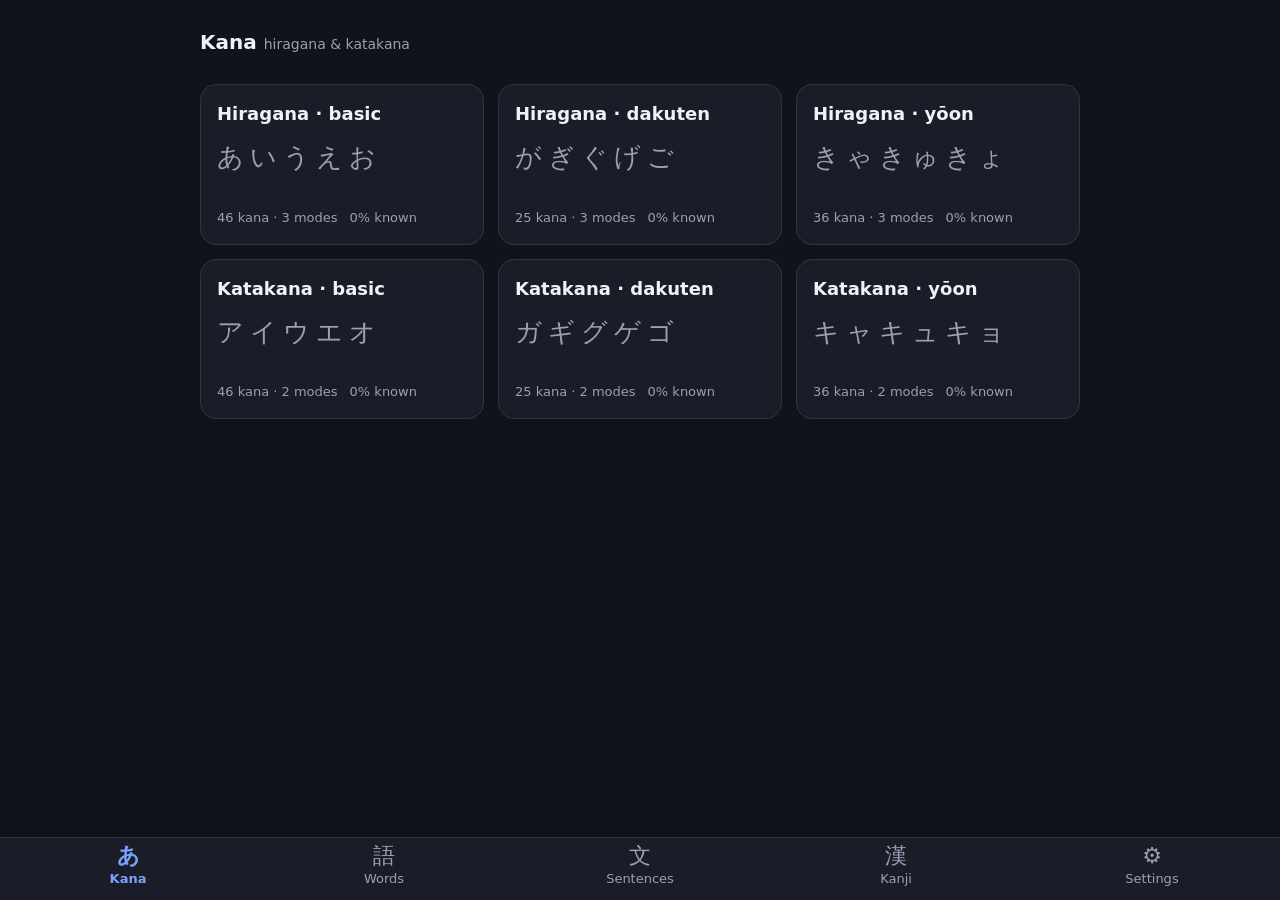
<file: index.html>
<!DOCTYPE html>
<!-- [MODULE] index | Page shell: tab and focus screens (review and quiz runs among them), kana markup with the timer ring, sheet layer, tab bar, PWA hooks
     [IFACE] layer: presentation | in: nothing -> out: DOM nodes the UI modules fill and bind by id | crosses: [browser DOM]
     [GRAPH] needs: [app-css, review-css, words-css, sentences-css, kanji-css, main] | feeds: [browser-smoke, scene] | group: presentation
     [STATE] stateless | persists: nothing | raises: nothing -->
<html lang="en">
<head>
  <meta charset="utf-8">
  <meta name="viewport" content="width=device-width, initial-scale=1, viewport-fit=cover">
  <meta name="theme-color" id="theme-color" content="#11131a">
  <meta name="mobile-web-app-capable" content="yes">
  <title>Hino Lite</title>
  <link rel="manifest" href="manifest.webmanifest">
  <link rel="icon" href="icon.svg" type="image/svg+xml">
  <link rel="apple-touch-icon" href="icon.svg">
  <link rel="stylesheet" href="css/app.css">
  <link rel="stylesheet" href="css/review.css">
  <link rel="stylesheet" href="css/words.css">
  <link rel="stylesheet" href="css/sentences.css">
  <link rel="stylesheet" href="css/kanji.css">
  <script type="module" src="js/main.js"></script>
</head>
<body>
<div class="banner" id="backup-banner" role="status" hidden></div>

<div class="app">

  <!-- Kana: deck picker -->
  <section class="screen" id="screen-kana" data-tab="kana">
    <div class="topbar">
      <h1>Kana <span class="sub">hiragana &amp; katakana</span></h1>
    </div>
    <p class="notice" id="storage-notice" hidden>
      This browser is not letting the app save anything. Progress lasts for this session only —
      export a backup from Settings before closing.
    </p>
    <div class="deck-grid" id="deck-grid"></div>
  </section>

  <!-- Kana: run length + mode picker -->
  <section class="screen" id="screen-kana-deck" hidden>
    <div class="topbar">
      <button class="icon-btn ghost" id="btn-kana-decks" type="button">← Decks</button>
      <h1 id="deck-title"></h1>
    </div>
    <div class="field-row">
      <span>Cards per run</span>
      <div class="segmented" id="run-size"></div>
    </div>
    <div id="mode-list"></div>
  </section>

  <!-- Kana: one question at a time -->
  <section class="screen" id="screen-kana-run" hidden>
    <div class="topbar">
      <button class="icon-btn ghost" id="btn-quit" type="button">← Quit</button>
      <h1 id="run-title"></h1>
    </div>
    <div class="run-head">
      <div class="run-progress"><span id="run-bar"></span></div>
      <div class="run-count" id="run-count"></div>
    </div>

    <div class="prompt-box">
      <div class="timer" id="timer" data-tier="fast" hidden>
        <svg viewBox="0 0 120 120" aria-hidden="true">
          <circle class="track" cx="60" cy="60" r="52" fill="none" stroke-width="10"></circle>
          <circle class="bar" id="timer-bar" cx="60" cy="60" r="52" fill="none" stroke-width="10"
                  stroke-linecap="round" stroke-dasharray="326.7" stroke-dashoffset="0"></circle>
        </svg>
        <div class="readout"><span id="timer-value">0.0</span><small id="timer-tier">+5</small></div>
      </div>
      <div class="prompt" id="prompt" lang="ja"></div>
      <div class="prompt-hint" id="prompt-hint"></div>
    </div>

    <div class="options" id="options" hidden></div>

    <form class="type-form" id="type-form" hidden autocomplete="off">
      <input id="type-input" type="text" inputmode="latin" autocapitalize="off"
             autocorrect="off" spellcheck="false" placeholder="rōmaji">
      <button class="primary" type="submit" id="type-submit">Check</button>
    </form>

    <div class="verdict" id="verdict"></div>
  </section>

  <!-- Kana: what the run did to your scores -->
  <section class="screen" id="screen-kana-summary" hidden>
    <div class="topbar">
      <button class="icon-btn ghost" id="btn-summary-deck" type="button">← Deck</button>
      <h1 id="summary-title">Run complete</h1>
    </div>
    <div class="summary-cheer" id="summary-cheer" hidden></div>
    <div class="stat-grid">
      <div class="stat"><div class="value" id="stat-correct"></div><div class="label">correct</div></div>
      <div class="stat"><div class="value" id="stat-points"></div><div class="label">points</div></div>
      <div class="stat"><div class="value" id="stat-fast"></div><div class="label">under 3s</div></div>
    </div>
    <div class="review-list" id="review-list"></div>
    <div class="actions">
      <button class="primary" id="btn-again" type="button">Run again</button>
      <button class="ghost" id="btn-to-deck" type="button">Back to deck</button>
    </div>
  </section>

  <!-- Words: filled by js/words/words-ui.js -->
  <section class="screen" id="screen-words" data-tab="words" hidden></section>
  <section class="screen" id="screen-word-form" hidden></section>

  <!-- Sentences: filled by js/sentences/sentences-ui.js -->
  <section class="screen" id="screen-sentences" data-tab="sentences" hidden></section>
  <section class="screen" id="screen-sentence-form" hidden></section>
  <section class="screen" id="screen-sentence-words" hidden></section>

  <!-- Self-rated review run and summary (words and kanji): js/review/review-ui.js -->
  <section class="screen" id="screen-review" hidden></section>
  <section class="screen" id="screen-review-summary" hidden></section>

  <!-- Quiz of least-known words and its summary (P29): js/review/quiz-ui.js -->
  <section class="screen" id="screen-quiz" hidden></section>
  <section class="screen" id="screen-quiz-summary" hidden></section>

  <!-- Kanji: filled by js/kanji/kanji-ui.js -->
  <section class="screen wide" id="screen-kanji" data-tab="kanji" hidden></section>

  <!-- Settings -->
  <section class="screen" id="screen-settings" data-tab="settings" hidden>
    <div class="topbar">
      <h1>Settings</h1>
    </div>

    <div class="panel">
      <h2>Theme</h2>
      <p>Dark and Light are the same layout in two palettes. Kids is warmer and cheers a little louder.</p>
      <div id="theme-picker"></div>
    </div>

    <div class="panel">
      <h2>Backup</h2>
      <p>Your words, sentences, kanji list and scores live on this device only. Export a copy now and then —
        it is the only way back after clearing the browser or moving to a new device.</p>
      <p id="backup-status"></p>
      <div class="actions">
        <button class="primary" id="btn-export" type="button">Export backup</button>
        <button class="ghost" id="btn-import" type="button">Import backup</button>
        <input id="import-file" type="file" accept="application/json,.json" hidden>
      </div>
    </div>

    <div class="panel">
      <h2>Storage</h2>
      <p id="storage-status"></p>
    </div>

    <div class="panel">
      <h2>Words, kanji and sentence reviews</h2>
      <p>
        Each card shows one side; the big button uncovers the rest step by step, and “Show all”
        uncovers everything at once. Then you rate yourself: <strong>Didn't know</strong>,
        <strong>Guessed</strong>, <strong>Knew it</strong> or <strong>Easy!</strong>. Honest
        ratings decide how soon a card comes back. Each direction keeps its own progress.
      </p>
      <p>
        A run takes what you know least first. Cards you haven't got yet (unknown) always come
        back in the next run, the ones that have been waiting longest first, until you get them.
        Then come the cards you are still learning. Only when there is room left does it add more:
        first up to 5 new cards (the newest first), then up to 3 you already know, then more new
        cards, then more you know. A run never holds more than 10 new cards. A sentence joins its
        reviews once it has a translation.
      </p>
    </div>

    <div class="panel">
      <h2>Kana scoring</h2>
      <p>
        Multiple choice: correct within 3s <strong>+5</strong>, within 5s <strong>+3</strong>,
        slower <strong>+1</strong>, wrong <strong>−5</strong>.<br>
        Typing: correct <strong>+3</strong>, wrong <strong>−5</strong>.<br>
        Scores never drop below 0. Learned at <strong>10</strong>, confident at <strong>25</strong>,
        counted separately for each mode.
      </p>
    </div>

    <div class="panel">
      <h2>Kana mistakes</h2>
      <p>
        Pick a wrong option and it comes back as one of the choices the next time that kana is
        asked. Each kana remembers its last <strong>3</strong> wrong picks, separately for Read and
        Recall; a newer mistake pushes out the oldest. Typing is not affected.
      </p>
    </div>

    <div class="panel">
      <h2>Reset</h2>
      <p>Erases all words and sentences, your kanji list and every score. Theme and run length stay. There is no undo — export first.</p>
      <button class="danger" id="btn-reset" type="button">Erase everything</button>
    </div>

    <div class="panel">
      <h2>About</h2>
      <p>Hino Lite. Stroke order from KanjiVG (CC BY-SA 3.0); kanji meanings and example words
        from WaniKani, jpdb and JMdict.</p>
    </div>
  </section>

</div>

<div class="sheet-layer" id="sheet-layer" hidden>
  <div class="sheet" id="sheet" role="dialog" aria-modal="true"></div>
</div>

<nav class="tabbar" id="tabbar" aria-label="Sections">
  <button type="button" data-tab="kana"><span class="tab-icon" lang="ja" aria-hidden="true">あ</span><span>Kana</span></button>
  <button type="button" data-tab="words"><span class="tab-icon" lang="ja" aria-hidden="true">語</span><span>Words</span></button>
  <button type="button" data-tab="sentences"><span class="tab-icon" lang="ja" aria-hidden="true">文</span><span>Sentences</span></button>
  <button type="button" data-tab="kanji"><span class="tab-icon" lang="ja" aria-hidden="true">漢</span><span>Kanji</span></button>
  <button type="button" data-tab="settings"><span class="tab-icon" aria-hidden="true">⚙</span><span>Settings</span></button>
</nav>
</body>
</html>
</file>
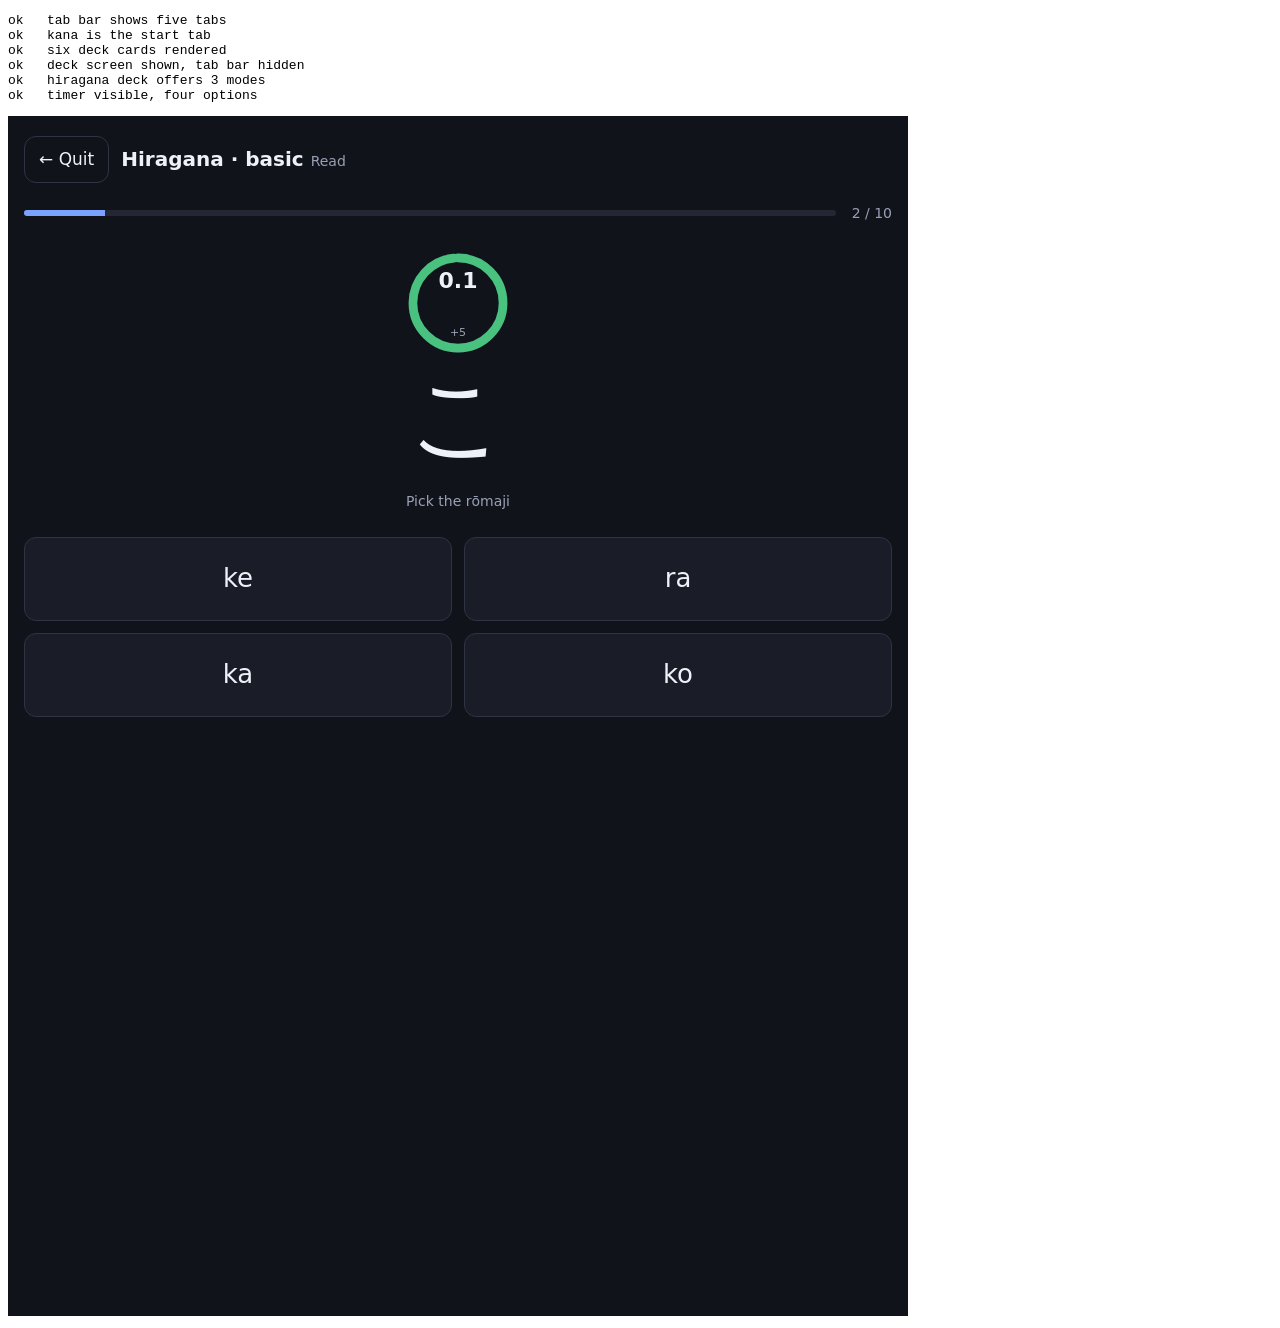
<file: tools/browser-smoke.html>
<!DOCTYPE html>
<!-- [MODULE] browser-smoke-page | Host page for the UI smoke test: an iframe with the app plus the report
     [IFACE] layer: tooling | in: nothing -> out: report text in #out, ending SMOKE PASSED/FAILED | crosses: [browser DOM]
     [GRAPH] needs: [browser-smoke] | feeds: [check] | group: tooling
     [STATE] stateful | persists: clears the app's saved data and library cache before running | raises: nothing

     Run with: uv run tools/check.py smoke. It erases this browser profile's Hino Lite data,
     so never open it in a browser that holds real progress. -->
<html lang="en">
<head>
  <meta charset="utf-8">
  <title>Hino Lite browser smoke test</title>
  <script type="module" src="browser-smoke.js"></script>
</head>
<body>
<pre id="out">running…</pre>
<iframe id="frame" style="width:900px;height:1200px;border:0"></iframe>
</body>
</html>
</file>
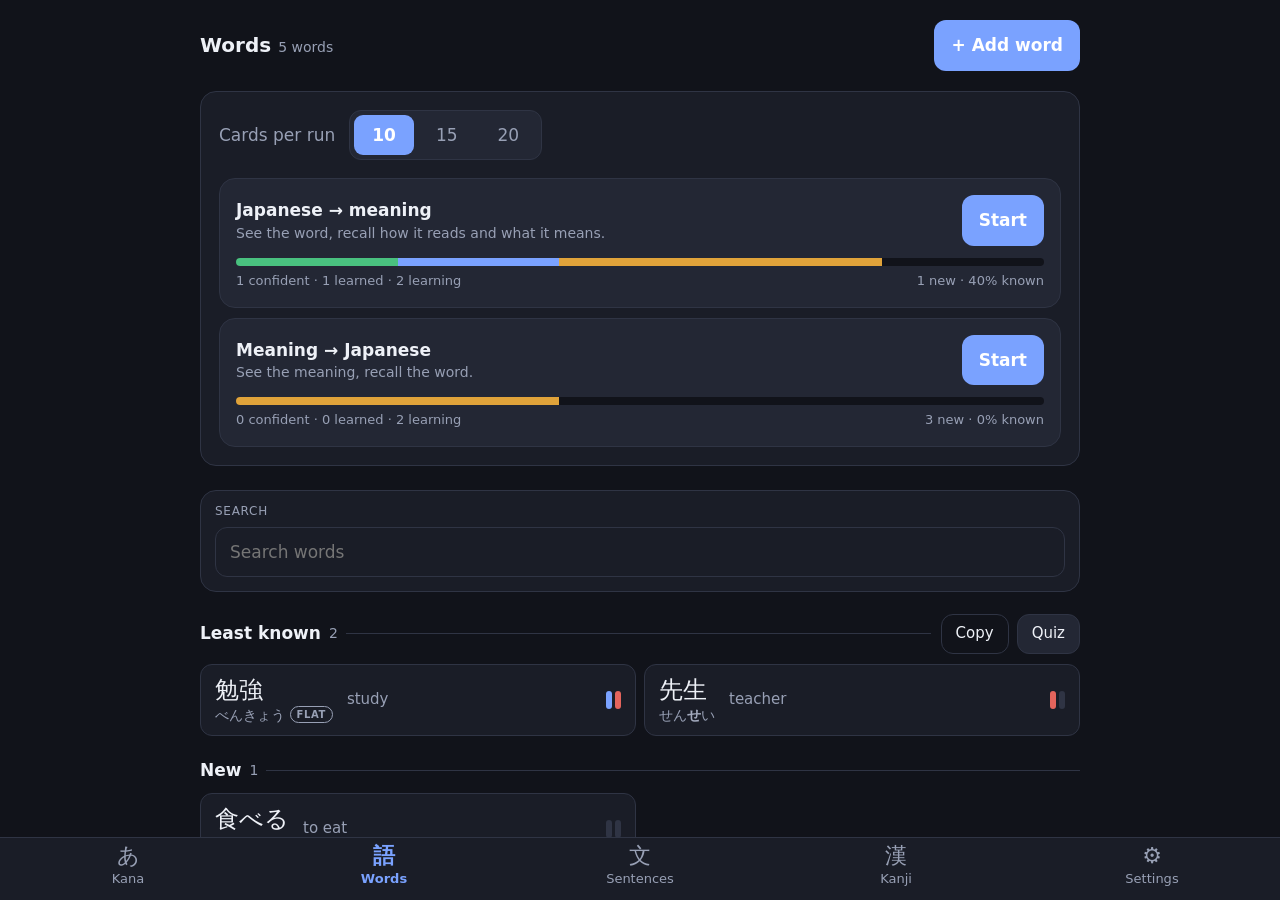
<file: tools/scene.html>
<!DOCTYPE html>
<!-- [MODULE] scene | Screenshot helper: seeds sample data and drives the app (full-window iframe) to one named screen
     [IFACE] layer: tooling | in: ?scene=words|word|word-form|review|review-full|review-open|kanji|card|kana|sentences|sentence|sentence-review|sentence-form|sentence-words|kanji-review|kanji-review-step|kanji-read-review|quiz|quiz-tablet|quiz-summary[&theme=dark|light|kids] -> out: the app showing that screen | crosses: [browser DOM, localStorage]
     [GRAPH] needs: [index] | feeds: [check] | group: tooling
     [STATE] stateful | persists: overwrites hino_lite_v2 in this browser profile | raises: nothing

     Used by `uv run tools/check.py shots OUT` (a throwaway profile per shot). Never open it in a
     browser that holds real progress: it replaces the saved data. -->
<html lang="en">
<head>
  <meta charset="utf-8">
  <title>Hino Lite scene</title>
  <style>html, body { margin: 0; height: 100%; overflow: hidden; } iframe { width: 100vw; height: 100vh; border: 0; display: block; }</style>
</head>
<body>
<iframe id="frame" title="Hino Lite"></iframe>
<script>
  // Hold the page's load event (when headless Chrome takes the screenshot) while the scene plays out.
  (function () {
    var scene = new URLSearchParams(location.search).get('scene');
    var ms = scene === 'kanji' || scene === 'card' || scene.indexOf('kanji-') === 0 ? 9000 : 3500;
    document.write('<img alt="" style="display:none" src="/__delay?ms=' + ms + '">');
  })();
</script>
<script type="module">
const params = new URLSearchParams(location.search);
const scene = params.get('scene') || 'words';
const day = 86400000;
const now = Date.now();
const word = (id, writing, reading, meaning, example, notes, age, accent = null) =>
  ({ id, writing, reading, accent, meaning, example, notes, createdAt: now - age * day, updatedAt: now - age * day });
const words = [
  word('w1', '勉強', 'べんきょう', 'study', '毎日日本語を勉強します。 - I study Japanese every day.', 'A noun; with する it is a verb.\n勉 = exertion, 強 = strong.', 9, 0),
  word('w2', '', 'テレビ', 'TV, television', '', 'loanword', 7, 1),
  word('w3', '学校', 'がっこう', 'school', '学校に行きます。', '', 5),
  word('w4', '先生', 'せんせい', 'teacher', '', 'also used for doctors', 3, 3),
  word('w5', '食べる', 'たべる', 'to eat', 'りんごを食べる。', '', 1, 2)
];
const kanji = {};
['勉', '強', '学', '校', '先', '生', '食'].forEach((ch, i) => { kanji[ch] = { addedAt: now - (9 - i) * day, removed: false }; });
const reviews = {
  'words.read': { w1: { score: 7, seen: 3, lastSeen: now - 2 * day }, w2: { score: 2, seen: 2, lastSeen: now - day }, w3: { score: 16, seen: 6, lastSeen: now - 4 * day },
    w4: { score: 1, seen: 1, lastSeen: now - day, unknownSince: now - day } },
  'words.recall': { w1: { score: 1, seen: 2, lastSeen: now - 2 * day, unknownSince: now - 2 * day }, w3: { score: 6, seen: 3, lastSeen: now - 4 * day } },
  'kanji.read': { 学: { score: 6, seen: 2, lastSeen: now - day }, 生: { score: 2, seen: 1, lastSeen: now - day } },
  'kanji.recall': {},
  'sentences.read': { s1: { score: 7, seen: 3, lastSeen: now - 2 * day }, s2: { score: 2, seen: 1, lastSeen: now - day } },
  'sentences.recall': { s1: { score: 5, seen: 2, lastSeen: now - 2 * day } }
};
const sentence = (id, text, reading, translation, age) =>
  ({ id, sentence: text, reading, translation, notes: '', createdAt: now - age * day, updatedAt: now - age * day });
const sentences = [
  sentence('s1', 'もう一度聞いてください。', 'もういちどきいてください。', 'Please listen once more.', 2),
  sentence('s2', '質問を聞いてもいいですか。', 'しつもんをきいてもいいですか。', 'May I ask a question?', 1),
  sentence('s3', '意見を言ってもいいですか。', '', 'May I give my opinion?', 0),
  sentence('s4', '明日も学校で勉強します。', 'あしたもがっこうでべんきょうします。', 'I will study at school tomorrow too.', 3),
  sentence('s5', '毎日、本を読む。', 'まいにち、ほんをよむ。', '', 4)
];
localStorage.setItem('hino_lite_v2', JSON.stringify({
  app: 'hino_lite', version: 2, updatedAt: now, unsavedSince: 0,
  settings: { runSize: 10, theme: params.get('theme') || 'dark', lastBackupAt: now - day },
  kana: {}, words: Object.fromEntries(words.map((w) => [w.id, w])), kanji, reviews,
  sentences: Object.fromEntries(sentences.map((s) => [s.id, s]))
}));

const frame = document.getElementById('frame');
// Headless Chrome will not shrink a window below ~500px, so the phone width is set on the iframe.
if (params.get('w')) frame.style.width = params.get('w') + 'px';
if (params.get('h')) frame.style.height = params.get('h') + 'px';
const sleep = (ms) => new Promise((r) => setTimeout(r, ms));
async function waitFor(fn, timeout = 20000) {
  const end = Date.now() + timeout;
  while (Date.now() < end) {
    try { const v = await fn(); if (v) return v; } catch (e) { /* not yet */ }
    await sleep(50);
  }
  return null;
}
const hash = { words: 'words', word: 'words', 'word-form': 'words', review: 'words', 'review-full': 'words', 'review-open': 'words', kanji: 'kanji', card: 'kanji/学', kana: 'kana',
  sentences: 'sentences', sentence: 'sentences', 'sentence-review': 'sentences', 'sentence-form': 'sentences',
  'sentence-words': 'sentences', 'kanji-review': 'kanji', 'kanji-review-step': 'kanji', 'kanji-read-review': 'kanji', quiz: 'words', 'quiz-summary': 'words' }[scene] || 'kana';
await new Promise((resolve) => { frame.onload = resolve; frame.src = '../index.html#' + hash; });
const w = frame.contentWindow;
const d = frame.contentDocument;
await waitFor(() => w.HinoLite);
if (scene === 'word-form') {
  d.getElementById('btn-add-word').click();
  await sleep(100);
  const set = (id, v) => { const el = d.getElementById(id); el.value = v; el.dispatchEvent(new w.Event('input', { bubbles: true })); };
  set('word-writing', '食べ物');
  set('word-reading', 'tabe[mo]no');
} else if (scene === 'sentence-form' || scene === 'sentence-words') {
  const set = (el, v) => { el.value = v; el.dispatchEvent(new w.Event('input', { bubbles: true })); };
  d.getElementById('btn-add-sentence').click();
  await sleep(100);
  set(d.getElementById('sentence-sentence'), '毎朝（まいあさ）友達（ともだち）と学校（がっこう）へ行きます（いきます）。 — Every morning I go to school with friends.');
  d.getElementById('btn-parse').click();
  if (scene === 'sentence-words') {
    d.getElementById('btn-save-sentence').click();
    await sleep(150);
    const row = d.querySelector('.prompt-row[data-writing="友達"]');
    set(row.querySelector('.pw-meaning'), 'friend');
    row.querySelector('.pw-add').click();
    set(d.querySelector('.prompt-row[data-writing="行きます"] .pw-meaning'), 'go — polite form of 行く');
    d.querySelector('.prompt-row[data-writing="行きます"] .pw-notes-toggle').click();
    set(d.querySelector('.prompt-row[data-writing="行きます"] .pw-notes'), 'へ marks the direction');
  }
} else if (scene === 'word') {
  d.querySelector('#word-list .word-row[data-id="w1"]').click();
  await waitFor(() => d.getElementById('word-view'));
} else if (scene === 'review') {
  d.querySelector('.mode-row[data-track="words.read"] button.primary').click();
  await sleep(150);
  const prompt = d.querySelector('.review-prompt').textContent;
  d.getElementById('btn-reveal').click();
  if (prompt === 'テレビ') await sleep(10); else await sleep(50);
} else if (scene === 'review-full' || scene === 'review-open') {
  // A word review on 勉強 (it has notes and an example), fully revealed; review-open also opens the
  // notes-and-example fold. Earlier cards are revealed and rated on the way.
  const revealAll = async () => { while (d.getElementById('btn-reveal')) { d.getElementById('btn-reveal').click(); await sleep(30); } };
  d.querySelector('.mode-row[data-track="words.read"] button.primary').click();
  await sleep(150);
  for (let i = 0; i < 10 && d.querySelector('.review-prompt').textContent !== '勉強'; i++) {
    await revealAll();
    d.querySelector('.rating.knew').click();
    await sleep(100);
  }
  await revealAll();
  if (scene === 'review-open') d.querySelector('.review-fold summary').click();
} else if (scene === 'quiz' || scene === 'quiz-summary') {
  // quiz: 先生 (unknown in Japanese → meaning), the right reading picked, then a wrong meaning.
  // quiz-summary: 勉強 (unknown in Meaning → Japanese) answered right twice: it leaves Least known.
  const track = scene === 'quiz' ? 'words.read' : 'words.recall';
  const answer = scene === 'quiz' ? { reading: 'せんせい', meaning: 'teacher' } : { reading: 'べんきょう', writing: '勉強' };
  const pick = (right) => [...d.querySelectorAll('#quiz-options button')].find((b) => (b.textContent === answer[b.closest('#quiz-options').dataset.ask]) === right).click();
  d.getElementById('btn-quiz-least').click();
  await sleep(100);
  d.querySelector('#quiz-sheet .mode-row[data-quiz-track="' + track + '"] button.primary').click();
  await sleep(100);
  pick(true);
  await sleep(700);
  pick(scene === 'quiz-summary');
  if (scene === 'quiz-summary') { d.getElementById('btn-quiz-next').click(); await sleep(50); }
} else if (scene === 'sentence') {
  d.querySelector('#sentence-list .sentence-row[data-id="s1"]').click();
  await waitFor(() => d.getElementById('sentence-view'));
} else if (scene === 'sentence-review') {
  d.querySelector('.mode-row[data-track="sentences.read"] button.primary').click();
  await sleep(150);
  d.getElementById('btn-reveal').click();
  await sleep(50);
} else if (scene === 'kanji' || scene === 'card') {
  await waitFor(async () => (await w.HinoLite.library.readyLevels()).size === 6);
  await sleep(300);
  if (scene === 'card') {
    d.querySelector('.kanji-tile[data-kanji="学"]').click();
    await waitFor(() => d.querySelector('#kanji-card .strokes svg'));
  }
} else if (scene.startsWith('kanji-')) {
  // A kanji review on 学's card (it has a word and a sentence): Meaning → kanji fully revealed or at
  // its first step, or Kanji → meaning fully revealed. Earlier cards are revealed and rated on the way.
  const read = scene === 'kanji-read-review';
  const revealAll = async () => { while (d.getElementById('btn-reveal')) { d.getElementById('btn-reveal').click(); await sleep(30); } };
  await waitFor(async () => (await w.HinoLite.library.readyLevels()).size === 6);
  await sleep(300);
  d.querySelector('.mode-row[data-track="kanji.' + (read ? 'read' : 'recall') + '"] button.primary').click();
  await waitFor(() => d.querySelector('.review-prompt'));
  for (let i = 0; i < 10; i++) {
    if (!read) { d.getElementById('btn-reveal').click(); await sleep(50); }
    if ((d.querySelector(read ? '.prompt-glyph' : '.reveal-glyph') || {}).textContent === '学') break;
    await revealAll();
    d.querySelector('.rating.knew').click();
    await sleep(100);
  }
  if (scene !== 'kanji-review-step') await revealAll();
}
await sleep(300);
document.title = 'ready';
</script>
</body>
</html>
</file>
<file: css/app.css>
/* [MODULE] app-css | Visual layer: dark/light/kids themes, shell (tabs, sheet, banner, toast), shared controls (incl. the list toolbar and titled list sections, with buttons on a heading), a reading's accent (bold nucleus, FLAT label, its tip), kana screens
   [IFACE] layer: presentation | in: class names and data-* attributes set by the UI modules -> out: rendered styling | crosses: []
   [GRAPH] needs: [] | feeds: [index] | group: presentation
   [STATE] stateless | persists: nothing | raises: nothing */

/* Sized for a phone in portrait and a tablet in landscape: buttons are
   thumb-reachable and never smaller than 44px tall, and kana are set large
   enough that the shape differences the drill is testing are actually visible.
   Words, kanji and the review run have their own sheets: words.css, kanji.css,
   review.css. */

:root,
:root[data-theme="dark"] {
  --bg: #11131a;
  --surface: #1a1d27;
  --surface-2: #232734;
  --line: #2f3444;
  --text: #eef1f7;
  --muted: #98a0b5;
  --muted-accent: #a3aabd;   /* the accented mora in a muted reading: a step toward --text */
  --accent: #7aa2ff;
  --good: #49c17f;
  --warn: #e0a33a;
  --bad: #e4645c;
  --overlay: rgba(4, 6, 12, .62);
  --radius: 16px;
  color-scheme: dark;
}

/* Themes are an explicit choice (Settings), never inferred from the OS: a
   tablet handed to a child should not change its look because the system
   theme flipped. app.js stamps data-theme on <html>. */
:root[data-theme="light"] {
  --bg: #f5f6fa;
  --surface: #ffffff;
  --surface-2: #eef0f6;
  --line: #dcdfe9;
  --text: #171a22;
  --muted: #616a80;
  --muted-accent: #555d72;
  --accent: #2f5fd8;
  --good: #1f9e5f;
  --warn: #b57a15;
  --bad: #cf4239;
  --overlay: rgba(20, 24, 36, .42);
  color-scheme: light;
}

:root[data-theme="kids"] {
  --bg: #fff6e5;
  --surface: #ffffff;
  --surface-2: #ffe9c2;
  --line: #ffd48a;
  --text: #3b2a1a;
  --muted: #8a6a4a;
  --muted-accent: #7a5c3f;
  --accent: #ff7a59;
  --good: #22b7a0;
  --warn: #ffb300;
  --bad: #ff5c7a;
  --overlay: rgba(59, 42, 26, .38);
  color-scheme: light;
}

/* Knowledge labels (review.js stateOf), shared by meters, dots and chips. */
[data-state="unseen"]    { --state: var(--line); }
[data-state="unknown"]   { --state: var(--bad); }
[data-state="learning"]  { --state: var(--warn); }
[data-state="learned"]   { --state: var(--accent); }
[data-state="confident"] { --state: var(--good); }

* { box-sizing: border-box; }

/* Every hideable block below sets its own display (flex/grid), which would
   otherwise win over the browser's [hidden] rule and leave the typing input
   on screen during multiple choice. */
[hidden] { display: none !important; }

html, body {
  margin: 0;
  height: 100%;
}

body {
  background: var(--bg);
  color: var(--text);
  font-family: system-ui, -apple-system, "Segoe UI", Roboto, sans-serif;
  font-size: 17px;
  line-height: 1.45;
  -webkit-tap-highlight-color: transparent;
  overscroll-behavior: none;
}

.app {
  max-width: 1120px;
  margin: 0 auto;
  padding: 20px 16px calc(96px + env(safe-area-inset-bottom));
}

.screen { max-width: 880px; margin: 0 auto; }
.screen.wide { max-width: none; }
.screen[hidden] { display: none !important; }

/* Japanese text: system Japanese faces first, so kanji take their Japanese shapes. */
:lang(ja) {
  font-family: "Hiragino Sans", "Hiragino Kaku Gothic ProN", "Noto Sans JP", "Noto Sans CJK JP",
    "Yu Gothic UI", "Yu Gothic", Meiryo, system-ui, sans-serif;
}

/* A word's reading with its accent (P23: words.accentView, dom.jaReading). The nucleus is bold
   (Japanese faces carry a real bold); in the grey readings of the word list and sheet it also steps
   toward --text. Everywhere else (review cards) only the weight changes. A flat word gets a FLAT
   label in the reading's own colour; its tip explains it. */
.accent-mora { font-weight: 900; }
.word-reading .accent-mora, .hero-reading .accent-mora { color: var(--muted-accent); }
.accent-flat {
  display: inline-block;
  margin-left: .45em;
  padding: .28em .6em .24em;
  border: 1px solid currentColor;
  border-radius: 999px;
  font: 600 clamp(10px, .5em, 13px)/1 system-ui, -apple-system, "Segoe UI", Roboto, sans-serif;
  letter-spacing: .06em;
  text-transform: uppercase;
  vertical-align: .2em;
  white-space: nowrap;
}
.accent-flat[role="button"] { cursor: pointer; }
.accent-flat:focus-visible { outline: 2px solid var(--accent); outline-offset: 2px; }
.tip {
  position: fixed;
  z-index: 60;
  max-width: min(320px, calc(100vw - 16px));
  padding: 10px 14px;
  border: 1px solid var(--line);
  border-radius: 12px;
  background: var(--surface-2);
  color: var(--text);
  font-size: 14px;
  line-height: 1.45;
  box-shadow: 0 10px 28px rgba(0, 0, 0, .28);
}
.tip strong { display: block; margin-bottom: 4px; }
.tip p { margin: 0; }
.tip p + p { margin-top: 6px; }

.muted { color: var(--muted); }
.sub { color: var(--muted); font-size: 14px; font-weight: 400; }

/* --- Header ---------------------------------------------------------- */

.topbar {
  display: flex;
  align-items: center;
  gap: 12px;
  margin-bottom: 20px;
  min-height: 44px;
}

.topbar h1 {
  font-size: 20px;
  margin: 0;
  flex: 1;
  font-weight: 650;
}

.topbar .sub {
  color: var(--muted);
  font-size: 14px;
  font-weight: 400;
}

/* --- Buttons --------------------------------------------------------- */

button {
  font: inherit;
  color: inherit;
  border: 1px solid var(--line);
  background: var(--surface-2);
  border-radius: 12px;
  padding: 12px 16px;
  cursor: pointer;
  min-height: 48px;
  transition: transform .06s ease, background .12s ease, border-color .12s ease;
}

button:active { transform: scale(.98); }

button.primary {
  background: var(--accent);
  border-color: transparent;
  color: #fff;
  font-weight: 600;
}

button.ghost { background: transparent; }

button.danger { color: var(--bad); border-color: var(--bad); background: transparent; }

.icon-btn {
  padding: 10px 14px;
  min-height: 44px;
}

/* --- Deck grid ------------------------------------------------------- */

.deck-grid {
  display: grid;
  grid-template-columns: repeat(auto-fill, minmax(250px, 1fr));
  gap: 14px;
}

.deck-card {
  background: var(--surface);
  border: 1px solid var(--line);
  border-radius: var(--radius);
  padding: 16px;
  text-align: left;
  display: flex;
  flex-direction: column;
  gap: 12px;
}

.deck-card .deck-name {
  font-size: 18px;
  font-weight: 620;
}

.deck-card .deck-sample {
  font-size: 26px;
  letter-spacing: 6px;
  color: var(--muted);
  white-space: nowrap;
  overflow: hidden;
}

.meter {
  height: 8px;
  border-radius: 99px;
  background: var(--surface-2);
  overflow: hidden;
  display: flex;
}

.meter span { display: block; height: 100%; }
.meter .seg-learning { background: var(--warn); }
.meter .seg-learned { background: var(--accent); }
.meter .seg-confident { background: var(--good); }

.meter-label {
  display: flex;
  flex-wrap: wrap;
  column-gap: 12px;
  justify-content: space-between;
  font-size: 13px;
  color: var(--muted);
}

/* --- Mode rows ------------------------------------------------------- */

.mode-row {
  background: var(--surface);
  border: 1px solid var(--line);
  border-radius: var(--radius);
  padding: 16px;
  margin-bottom: 12px;
  display: grid;
  grid-template-columns: 1fr auto;
  gap: 12px 16px;
  align-items: center;
}

.mode-row .mode-name { font-weight: 620; font-size: 17px; }
.mode-row .mode-desc { color: var(--muted); font-size: 14px; }
.mode-row .mode-progress { grid-column: 1 / -1; display: grid; gap: 6px; }

.segmented {
  display: inline-flex;
  background: var(--surface-2);
  border: 1px solid var(--line);
  border-radius: 12px;
  padding: 4px;
  gap: 4px;
}

.segmented button {
  border: none;
  background: transparent;
  min-height: 40px;
  padding: 8px 18px;
  border-radius: 9px;
}

.segmented button[aria-pressed="true"] {
  background: var(--accent);
  color: #fff;
  font-weight: 600;
}

.field-row {
  display: flex;
  align-items: center;
  gap: 14px;
  flex-wrap: wrap;
  margin-bottom: 18px;
  color: var(--muted);
}

/* --- Run screen ------------------------------------------------------ */

.run-head {
  display: flex;
  align-items: center;
  gap: 16px;
  margin-bottom: 8px;
}

.run-progress {
  flex: 1;
  height: 6px;
  background: var(--surface-2);
  border-radius: 99px;
  overflow: hidden;
}

.run-progress span {
  display: block;
  height: 100%;
  background: var(--accent);
  transition: width .2s ease;
}

.run-count { font-variant-numeric: tabular-nums; color: var(--muted); font-size: 14px; }

.prompt-box {
  display: flex;
  flex-direction: column;
  align-items: center;
  gap: 10px;
  padding: 20px 12px 12px;
}

.timer {
  position: relative;
  width: 104px;
  height: 104px;
}

.timer svg { transform: rotate(-90deg); width: 100%; height: 100%; }
.timer .track { stroke: var(--surface-2); }
.timer .bar { stroke: var(--good); transition: stroke .2s linear; }
.timer[data-tier="ok"] .bar { stroke: var(--warn); }
.timer[data-tier="slow"] .bar { stroke: var(--muted); }

.timer .readout {
  position: absolute;
  inset: 0;
  display: grid;
  place-items: center;
  font-variant-numeric: tabular-nums;
  font-size: 22px;
  font-weight: 600;
}

.timer .readout small {
  display: block;
  font-size: 11px;
  font-weight: 500;
  color: var(--muted);
  text-align: center;
}

.prompt {
  font-size: 96px;
  line-height: 1.1;
  font-weight: 500;
  text-align: center;
  min-height: 116px;
}

.prompt.romaji { font-size: 64px; letter-spacing: 1px; }

.prompt-hint { color: var(--muted); font-size: 14px; }

.options {
  display: grid;
  grid-template-columns: 1fr 1fr;
  gap: 12px;
  margin-top: 14px;
}

.options button {
  min-height: 84px;
  font-size: 30px;
  background: var(--surface);
}

.options button.romaji-option { font-size: 26px; }
.options button[data-mark="correct"] { background: var(--good); border-color: transparent; color: #fff; }
.options button[data-mark="wrong"] { background: var(--bad); border-color: transparent; color: #fff; }
.options button[disabled] { opacity: .75; }

.type-form {
  display: flex;
  gap: 10px;
  margin-top: 18px;
}

.type-form input {
  flex: 1;
  font: inherit;
  font-size: 26px;
  padding: 14px 16px;
  border-radius: 12px;
  border: 1px solid var(--line);
  background: var(--surface);
  color: var(--text);
  text-align: center;
}

.type-form input:focus { outline: 2px solid var(--accent); outline-offset: 1px; }
.type-form[data-mark="correct"] input { border-color: var(--good); }
.type-form[data-mark="wrong"] input { border-color: var(--bad); }

.verdict {
  margin-top: 16px;
  min-height: 46px;
  text-align: center;
  font-size: 18px;
  font-weight: 600;
}

.verdict[data-mark="correct"] { color: var(--good); }
.verdict[data-mark="wrong"] { color: var(--bad); }
.verdict .detail { display: block; font-weight: 400; font-size: 15px; color: var(--muted); }

/* --- Summary --------------------------------------------------------- */

.stat-grid {
  display: grid;
  grid-template-columns: repeat(3, 1fr);
  gap: 12px;
  margin-bottom: 20px;
}

.stat {
  background: var(--surface);
  border: 1px solid var(--line);
  border-radius: var(--radius);
  padding: 14px;
  text-align: center;
}

.stat .value { font-size: 28px; font-weight: 650; font-variant-numeric: tabular-nums; }
.stat .label { color: var(--muted); font-size: 13px; }

.review-list { display: grid; gap: 8px; margin-bottom: 22px; }

.review-row {
  display: grid;
  grid-template-columns: 56px 1fr auto;
  align-items: center;
  gap: 12px;
  background: var(--surface);
  border: 1px solid var(--line);
  border-radius: 12px;
  padding: 10px 14px;
}

.review-row .kana { font-size: 30px; }
.review-row .delta { font-variant-numeric: tabular-nums; font-weight: 600; }
.review-row .delta.up { color: var(--good); }
.review-row .delta.down { color: var(--bad); }

.actions { display: flex; gap: 12px; flex-wrap: wrap; }

/* --- Settings -------------------------------------------------------- */

.panel {
  background: var(--surface);
  border: 1px solid var(--line);
  border-radius: var(--radius);
  padding: 18px;
  margin-bottom: 16px;
}

.panel h2 { margin: 0 0 8px; font-size: 17px; }
.panel p { margin: 0 0 14px; color: var(--muted); font-size: 14px; }

.notice {
  border-left: 3px solid var(--warn);
  padding-left: 12px;
  color: var(--warn);
  font-size: 14px;
  margin-bottom: 16px;
}

.notice[hidden] { display: none; }

@media (max-width: 420px) {
  .prompt { font-size: 76px; }
  .options button { min-height: 72px; font-size: 26px; }
  .stat-grid { grid-template-columns: 1fr 1fr; }
}

/* --- Kids theme: playful feedback ------------------------------------ */

:root[data-theme="kids"] body {
  background: radial-gradient(circle at 10% 0%, #ffe3c2 0, var(--bg) 45%),
              radial-gradient(circle at 100% 100%, #d9f5ef 0, var(--bg) 40%);
  background-attachment: fixed;
}

:root[data-theme="kids"] .options button { font-weight: 600; }
:root[data-theme="kids"] .deck-card .deck-sample { color: var(--accent); }
:root[data-theme="kids"] .meter .seg-learning { background: var(--warn); }
:root[data-theme="kids"] .timer .bar { stroke: var(--good); }
:root[data-theme="kids"] .timer[data-tier="ok"] .bar { stroke: var(--warn); }
:root[data-theme="kids"] .timer[data-tier="slow"] .bar { stroke: var(--accent); }
:root[data-theme="kids"] .verdict { font-size: 22px; }

:root[data-theme="kids"] .options button[data-mark="correct"] {
  animation: kids-pop .4s cubic-bezier(.3, 1.6, .5, 1);
}

:root[data-theme="kids"] .options button[data-mark="wrong"] {
  animation: kids-shake .35s ease;
}

:root[data-theme="kids"] .stat .value { color: var(--accent); }

.summary-cheer {
  text-align: center;
  font-size: 22px;
  font-weight: 650;
  margin: -6px 0 18px;
}

@keyframes kids-pop {
  0%   { transform: scale(1); }
  50%  { transform: scale(1.08); }
  100% { transform: scale(1); }
}

@keyframes kids-shake {
  0%, 100% { transform: translateX(0); }
  25%      { transform: translateX(-6px); }
  75%      { transform: translateX(6px); }
}

/* --- Shared controls -------------------------------------------------- */

button.small { min-height: 40px; padding: 8px 14px; font-size: 15px; }
button.big { min-height: 64px; font-size: 19px; }
button[disabled] { opacity: .55; cursor: default; }
button[disabled]:active { transform: none; }

.link-btn {
  border: none;
  background: none;
  min-height: 40px;
  padding: 6px 4px;
  color: var(--accent);
  text-decoration: underline;
  text-underline-offset: 3px;
}

.chips { display: flex; flex-wrap: wrap; gap: 8px; }

.chip {
  display: inline-flex;
  align-items: center;
  min-height: 40px;
  padding: 6px 14px;
  border: 1px solid var(--line);
  background: var(--surface-2);
  font-size: 17px;
}

.chip[aria-pressed="true"] { background: var(--accent); border-color: transparent; color: #fff; font-weight: 600; }
.glyph-chip { font-size: 24px; min-width: 52px; justify-content: center; }

.search,
.field input,
.field textarea {
  width: 100%;
  font: inherit;
  padding: 12px 14px;
  border-radius: 12px;
  border: 1px solid var(--line);
  background: var(--surface);
  color: var(--text);
}

.field textarea { resize: vertical; min-height: 52px; }
.search:focus, .field input:focus, .field textarea:focus { outline: 2px solid var(--accent); outline-offset: 1px; }
.search { margin: 4px 0 14px; }

.empty {
  text-align: center;
  padding: 28px 12px;
  background: var(--surface);
  border: 1px dashed var(--line);
  border-radius: var(--radius);
}

.empty p { margin: 0 0 6px; }

/* List toolbar (dom.filterGroup) on the Words and Kanji tabs: labelled groups in one row, each
   caption above its control; its own panel, so the list reads as a block apart from the review
   panel. On a phone each group takes a full row and segmented controls stretch. */
.filters {
  display: flex;
  flex-wrap: wrap;
  align-items: flex-end;
  gap: 12px 14px;
  background: var(--surface);
  border: 1px solid var(--line);
  border-radius: var(--radius);
  padding: 12px 14px 14px;
  margin: 24px 0 8px;
}

.filter { display: grid; gap: 6px; min-width: 0; }
.filter-label { font-size: 12px; letter-spacing: .06em; text-transform: uppercase; color: var(--muted); }
.filter-search { flex: 1 1 180px; }
.filters .search { margin: 0; height: 50px; }   /* the segmented controls' height */

@media (max-width: 600px) {
  .filter { flex: 1 1 100%; }
  .filters .segmented { display: flex; }
  .filters .segmented button { flex: 1 1 auto; padding-inline: 6px; }
}

/* Titled list sections (dom.listGroup): JLPT levels, word progress groups. A hairline runs from
   the heading to the edge; a gap separates the sections. */
.list-group { margin-top: 22px; }
.group-head { display: flex; align-items: center; gap: 8px; font-size: 17px; margin: 0 0 10px; }
.group-head::after { content: ''; flex: 1; height: 1px; background: var(--line); }
/* A group heading with buttons after its hairline (dom.js listGroup `actions`) */
.group-bar { display: flex; align-items: center; gap: 10px; margin: 0 0 10px; }
.group-bar .group-head { flex: 1; margin: 0; }
.group-actions { display: flex; gap: 8px; }

.actions { align-items: center; }
.stat-grid.four { grid-template-columns: repeat(4, 1fr); }

/* Two small bars, one per review direction, coloured by knowledge label. */
.state-dots { display: inline-flex; gap: 3px; }
.state-dots i { width: 6px; height: 18px; border-radius: 3px; background: var(--state); }

.part { margin-top: 14px; }

.part-label {
  font-size: 12px;
  letter-spacing: .06em;
  text-transform: uppercase;
  color: var(--muted);
  margin-bottom: 4px;
}

.pre { white-space: pre-wrap; overflow-wrap: anywhere; }

/* --- Shell: backup banner, tab bar, sheet, toast ---------------------- */

.banner {
  display: flex;
  align-items: center;
  justify-content: center;
  flex-wrap: wrap;
  gap: 10px 14px;
  padding: 10px 16px;
  background: var(--surface-2);
  border-bottom: 2px solid var(--warn);
  font-size: 15px;
}

.tabbar {
  position: fixed;
  left: 0;
  right: 0;
  bottom: 0;
  z-index: 20;
  display: grid;
  grid-template-columns: repeat(5, 1fr);
  background: var(--surface);
  border-top: 1px solid var(--line);
  padding-bottom: env(safe-area-inset-bottom);
}

.tabbar button {
  border: none;
  border-radius: 0;
  background: transparent;
  min-height: 62px;
  padding: 6px 4px;
  display: flex;
  flex-direction: column;
  align-items: center;
  gap: 2px;
  font-size: 13px;
  color: var(--muted);
}

.tabbar .tab-icon { font-size: 22px; line-height: 1.1; }
.tabbar button[aria-current="page"] { color: var(--accent); font-weight: 650; }

.sheet-layer {
  position: fixed;
  inset: 0;
  z-index: 30;
  background: var(--overlay);
  display: flex;
  align-items: flex-end;
  justify-content: center;
}

.sheet {
  width: 100%;
  max-height: 92vh;
  overflow-y: auto;
  overscroll-behavior: contain;
  background: var(--bg);
  border-radius: 20px 20px 0 0;
  padding: 10px 16px calc(24px + env(safe-area-inset-bottom));
}

body.sheet-open { overflow: hidden; }

.sheet-head {
  position: sticky;
  top: -10px;
  z-index: 1;
  display: flex;
  align-items: center;
  justify-content: space-between;
  gap: 10px;
  padding: 6px 0;
  background: var(--bg);
}

.sheet-head h2 { margin: 0; font-size: 18px; }

@media (min-width: 720px) {
  .sheet-layer { align-items: center; padding: 24px; }
  .sheet { max-width: 760px; max-height: 90vh; border-radius: 10px; padding: 12px 24px 24px; }
}

.toast {
  position: fixed;
  left: 50%;
  bottom: calc(80px + env(safe-area-inset-bottom));
  transform: translateX(-50%);
  z-index: 40;
  max-width: calc(100% - 32px);
  padding: 10px 18px;
  border-radius: 12px;
  background: var(--text);
  color: var(--bg);
  font-size: 15px;
  box-shadow: 0 6px 20px rgba(0, 0, 0, .25);
}

@media (max-width: 420px) {
  .stat-grid.four { grid-template-columns: 1fr 1fr; }
  .topbar h1 { font-size: 18px; }
}
</file>
<file: css/review.css>
/* [MODULE] review-css | Self-rated review run: card with score dots in its side padding beside a centred prompt, step-by-step reveal (a word's notes and example folded under one toggle, a size smaller on a phone; its kanji, reading and meaning centred there; a long meaning a size or two smaller once revealed), reveal buttons, rating row (pinned to the bottom edge on a phone once revealed), help sheet, summary; the quiz (P29: options, a wrong pick shaking unless motion is reduced, its summary of words leaving Least known); the kanji review's glyph beside its stroke order and the learner's word and sentence rows; the progress panel on the word sheet and kanji card
   [IFACE] layer: presentation | in: classes and data-* set by review-ui.js, the words/kanji adapters, words-ui.js and kanji-card.js -> out: rendered styling | crosses: []
   [GRAPH] needs: [] | feeds: [index] | group: presentation
   [STATE] stateless | persists: nothing | raises: nothing */

/* Progress panel on the word sheet and the kanji card (review-ui.js trackRow): per direction a
   name, a state and four steps lit up to the state, then the card's actions. Placement is the
   card's own (words.css .word-hero, kanji.css .card-hero). */
.progress-panel {
  display: grid;
  gap: 10px;
  background: var(--surface);
  border: 1px solid var(--line);
  padding: 12px;
}

.progress-panel p { margin: 0; font-size: 15px; }
.progress-panel .actions { gap: 8px; }
.progress-panel .actions button { flex: 1 1 auto; }

.track { display: grid; grid-template-columns: minmax(0, 1fr) auto; gap: 4px 10px; align-items: center; font-size: 14px; }
.track-name { color: var(--muted); }
.track-state { font-weight: 600; }
.track-steps { grid-column: 1 / -1; display: grid; grid-template-columns: repeat(4, 1fr); gap: 3px; }
/* Unlit steps are a neutral tint: --line is amber in the Kids theme and would read as "learning" */
.track-steps i { height: 6px; border-radius: 3px; background: color-mix(in srgb, var(--muted) 22%, transparent); }
.track-steps i.lit { background: var(--state); }

/* Track panel on the Words and Kanji tabs (review-ui.js trackPanel) */
.review-panel .mode-row { margin-bottom: 10px; background: var(--surface-2); }
.review-panel .mode-row:last-child { margin-bottom: 0; }
.review-panel .meter { background: var(--bg); }

.review-card {
  --card-pad-x: 18px;              /* the side padding the score dots sit in */
  background: var(--surface);
  border: 1px solid var(--line);
  border-radius: var(--radius);
  padding: 22px var(--card-pad-x);
  margin-top: 10px;
  -webkit-user-select: text;
  user-select: text;
}

/* A tap target only until fully revealed (review-ui.js renderCard) */
.review-card[role="button"] { cursor: pointer; }

.review-card:focus-visible { outline: 2px solid var(--accent); outline-offset: 2px; }

/* The card's minimum height lives on the prompt zone (a 140 px card: 94 + 44 padding + 2 border),
   which centres its prompt: a short prompt and its dots sit mid-card, and stay put as steps reveal. */
.review-prompt {
  position: relative;
  min-height: 94px;
  display: flex;
  flex-direction: column;
  justify-content: center;
  text-align: center;
  padding: 8px 0 14px;
}

/* Score dots (review-ui.js scoreDots, P27): two columns of 6 px dots out in the card's side
   padding, centred on the prompt text (inset by the prompt's own padding), filling bottom-up. Unlit
   dots take the progress panel's neutral tint; a card never answered shows rings. */
.score-dots {
  position: absolute;
  top: 8px;
  bottom: 14px;
  left: calc(-1 * var(--card-pad-x));
  right: calc(-1 * var(--card-pad-x));
  display: flex;
  justify-content: space-between;
  align-items: center;
  pointer-events: none;
}
.dot-col { width: var(--card-pad-x); display: flex; flex-direction: column-reverse; align-items: center; gap: 6px; }
.dot-col i { width: 6px; height: 6px; border-radius: 50%; background: color-mix(in srgb, var(--muted) 22%, transparent); }
.dot-col i.lit { background: var(--state); }
.score-dots[data-state="unseen"] i { background: none; box-shadow: inset 0 0 0 1.5px color-mix(in srgb, var(--muted) 60%, transparent); }
.review-step { border-top: 1px dashed var(--line); padding-top: 4px; margin-top: 10px; }

.prompt-ja { font-size: 64px; line-height: 1.15; font-weight: 500; overflow-wrap: anywhere; }
.prompt-ja.long { font-size: 44px; }
.prompt-glyph { font-size: 128px; line-height: 1.1; }
.prompt-text { font-size: 28px; font-weight: 600; line-height: 1.3; overflow-wrap: anywhere; }
.prompt-alt { font-size: 16px; font-weight: 400; color: var(--muted); margin-top: 6px; }

.part-ja { font-size: 30px; line-height: 1.3; }
.part-ja.big { font-size: 44px; }
.part-text { font-size: 19px; }

/* A step's folded parts (review-ui.js foldNode; a word's notes and example, P24): the toggle reads
   like a part label in the accent colour, with a chevron that turns when open, and a full-height tap
   row. With one part inside, the toggle already names it, so its own label is hidden. */
.review-fold { margin-top: 6px; }
.review-fold > summary {
  display: flex;
  align-items: center;
  gap: 6px;
  width: fit-content;
  min-height: 44px;
  font-size: 12px;
  letter-spacing: .06em;
  text-transform: uppercase;
  color: var(--accent);
  cursor: pointer;
  list-style: none;
}
.review-fold > summary::-webkit-details-marker { display: none; }
.review-fold > summary::after { content: "›"; font-size: 20px; line-height: 1; transition: transform .15s; }
.review-fold[open] > summary::after { transform: rotate(90deg); }
.review-fold > .part:first-of-type { margin-top: 0; }
.review-fold > .part:only-of-type > .part-label { display: none; }

/* Kanji review (kanji-ui.js). A revealed kanji sits beside its stroke order, centred, no labels;
   where :has() is missing the two stack, still centred. Component chips (.part-glyph) are kanji.css's. */
.review-step:has(> .reveal-glyph) {
  display: flex;
  flex-wrap: wrap;
  justify-content: center;
  align-items: center;
  gap: 8px 28px;
  padding-top: 14px;
}

.reveal-glyph { font-size: 112px; line-height: 1.1; text-align: center; }
.reveal-strokes { width: 140px; margin: 0 auto; }
/* Auto margins would split the flex row's free space and push the pair apart */
.review-step:has(> .reveal-glyph) > .reveal-strokes,
.part .reveal-strokes { margin: 0; }

/* The learner's words and sentences: not buttons (the card is one tap target), so each row carries
   its reading and its meaning or translation. */
.use-rows { display: grid; gap: 8px; }
.use-row { display: grid; gap: 2px; padding: 4px 0 4px 10px; border-left: 2px solid var(--line); }
.use-ja { font-size: 20px; line-height: 1.45; overflow-wrap: anywhere; }
.use-ja mark { background: none; color: var(--accent); font-weight: 700; }
.use-reading { font-size: 15px; color: var(--muted); overflow-wrap: anywhere; }
.use-ja .use-reading { margin-left: 10px; }
.use-meaning { font-size: 15px; overflow-wrap: anywhere; }
.use-meaning.clamp { display: -webkit-box; -webkit-line-clamp: 2; line-clamp: 2; -webkit-box-orient: vertical; overflow: hidden; }

.review-controls { display: flex; flex-wrap: wrap; gap: 12px; margin-top: 14px; align-items: center; }
.review-controls > button.primary.big { flex: 1 1 220px; }
.rating-help { margin-top: 12px; }

/* A fully revealed card (review-ui.js adds .done): a word's long meaning, as the prompt or as the
   revealed answer, steps down a size past ~40 characters and again past ~80 (words-ui.js meaningSize),
   so the rating row stays near the card. Before that the prompt keeps its full size. */
.review-card.done .prompt-text.long { font-size: 22px; }
.review-card.done .prompt-text.longer { font-size: 19px; }
.review-card.done .part-text.long { font-size: 17px; }
.review-card.done .part-text.longer { font-size: 16px; }

.rating-row {
  flex: 1 1 100%;
  display: grid;
  grid-template-columns: repeat(4, 1fr);
  gap: 10px;
}

.rating {
  min-height: 72px;
  display: flex;
  flex-direction: column;
  align-items: center;
  justify-content: center;
  gap: 2px;
  background: var(--surface);
  border-width: 2px;
}

.rating b { font-size: 17px; }
.rating-hint { font-size: 12px; color: var(--muted); }
.rating.missed, .rating-key.missed { border-color: var(--bad); }
.rating.guessed, .rating-key.guessed { border-color: var(--warn); }
.rating.knew, .rating-key.knew { border-color: var(--accent); }
.rating.easy, .rating-key.easy { border-color: var(--good); }

/* Help sheet */
.help-row { display: grid; grid-template-columns: 112px 1fr; gap: 12px; align-items: start; margin: 14px 0; }
.help-row p { margin: 4px 0 0; color: var(--muted); font-size: 15px; }

.rating-key {
  display: inline-block;
  text-align: center;
  padding: 6px 8px;
  border: 2px solid var(--line);
  border-radius: 10px;
  font-weight: 600;
  font-size: 15px;
}

/* Summary */
.stat.missed .value { color: var(--bad); }
.stat.guessed .value { color: var(--warn); }
.stat.knew .value { color: var(--accent); }
.stat.easy .value { color: var(--good); }

.summary-note { color: var(--muted); }
.summary-note .summary-item { margin: 0 6px; color: var(--text); font-size: 20px; }

/* Quiz (quiz-ui.js, P29): the review card, then the kana drill's .options grid (app.css);
   meanings are text, a size down, and may run to two lines. */
.quiz-ask { margin: 14px 0 0; color: var(--muted); font-size: 14px; text-align: center; }
.quiz-options .text-option { font-size: 18px; line-height: 1.3; white-space: pre-line; overflow-wrap: anywhere; padding: 10px; }
/* A wrong pick shakes through the 0.5 s pause before the next step; a right one only turns green
   (the Kids theme keeps its own pop and shake, app.css). No motion when the device asks for less. */
.quiz-option[data-mark="wrong"] { animation: quiz-shake .45s ease; }
@keyframes quiz-shake {
  0%, 100% { transform: translateX(0); }
  20%, 60% { transform: translateX(-6px); }
  40%, 80% { transform: translateX(6px); }
}
@media (prefers-reduced-motion: reduce) {
  .options button[data-mark] { animation: none !important; }
}
#quiz-summary-list .review-row { grid-template-columns: 1fr auto auto; }
#quiz-summary-list .item { font-size: 22px; }
#quiz-summary-list .state { font-size: 13px; color: var(--muted); border-left: 4px solid var(--state); padding-left: 8px; }
#quiz-summary-list .review-row[data-undone="true"] .item { opacity: .6; }

#review-summary-list .review-row { grid-template-columns: 1fr auto auto; }
#review-summary-list .item { font-size: 22px; }
#review-summary-list .state { font-size: 13px; color: var(--muted); border-left: 4px solid var(--state); padding-left: 8px; }
#review-summary-list .rated { font-size: 14px; font-weight: 600; }
.rated.missed { color: var(--bad); }
.rated.guessed { color: var(--warn); }
.rated.knew { color: var(--accent); }
.rated.easy { color: var(--good); }

@media (max-width: 520px) {
  .rating-row { grid-template-columns: 1fr 1fr; }
  /* A phone pins a fully revealed card's ratings to the screen's bottom edge (the review screen
     has no tab bar), dressed like the tab bar, so a long card never hides them; the help link and
     the verdict follow in the page. Wider screens keep the ratings after the card. */
  .review-card.done + .review-controls {
    position: sticky;
    bottom: 0;
    z-index: 5;
    margin: 14px -16px 0;
    padding: 10px 16px calc(10px + env(safe-area-inset-bottom));
    background: var(--surface);
    border-top: 1px solid var(--line);
  }
  .review-card.done + .review-controls .rating { min-height: 56px; }
  .prompt-ja { font-size: 52px; }
  .prompt-ja.long { font-size: 36px; }
  /* A word's notes and example: long text inside the card's padding inside the screen's */
  .part-text.extra { font-size: 17px; }
  /* A word's kanji, reading and meaning sit centred under the centred prompt; notes, example and
     their toggle stay left-aligned (long text reads better ragged-right) */
  .review-step > .part.main { text-align: center; }
  .prompt-glyph { font-size: 112px; }
  .reveal-glyph { font-size: 96px; }
  .reveal-strokes { width: 124px; }
  .help-row { grid-template-columns: 1fr; gap: 4px; }
}

:root[data-theme="kids"] .rating b { font-size: 18px; }
:root[data-theme="kids"] #review-verdict[data-mark="correct"] { animation: kids-pop .4s cubic-bezier(.3, 1.6, .5, 1); }
</file>
<file: css/words.css>
/* [MODULE] words-css | Words tab: progress-group grid (two columns from 720 px) and word rows, add/edit form with suggestions, the one-line Kanji field and the Parse bar (both forms), word sheet (hero with progress panel, field grid: meaning beside kanji, then full-width notes and example)
   [IFACE] layer: presentation | in: classes set by words-ui.js -> out: rendered styling | crosses: []
   [GRAPH] needs: [] | feeds: [index] | group: presentation
   [STATE] stateless | persists: nothing | raises: nothing */

/* Rows of one progress group: one column on a phone, two from 720 px (the word sheet's breakpoint) */
.word-grid { display: grid; gap: 8px; }

.word-row {
  display: grid;
  grid-template-columns: minmax(0, auto) minmax(0, 1fr) auto;
  align-items: center;
  gap: 14px;
  width: 100%;
  text-align: left;
  background: var(--surface);
  padding: 10px 14px;
}

.word-main { display: flex; flex-direction: column; min-width: 0; }
.word-head { font-size: 24px; line-height: 1.25; overflow-wrap: anywhere; }
.word-reading { font-size: 14px; color: var(--muted); }

.word-meaning {
  color: var(--muted);
  font-size: 15px;
  overflow: hidden;
  display: -webkit-box;
  -webkit-line-clamp: 2;
  -webkit-box-orient: vertical;
}

/* Form */
.word-form .form-grid { display: grid; gap: 4px 20px; }
.field { display: block; margin-bottom: 14px; }
.field-label { display: block; font-weight: 600; margin-bottom: 6px; }
.field-label em { font-style: normal; font-weight: 400; color: var(--muted); font-size: 13px; }
.field input[lang="ja"], .field textarea.one-line[lang="ja"] { font-size: 22px; }
/* A one-line textarea (the Kanji field) looks like an input; it is a textarea only so a pasted block keeps its lines (P20) */
.field textarea.one-line { resize: none; min-height: 0; overflow: hidden; line-height: 1.25; }
.field-error { color: var(--bad); font-size: 14px; margin-top: 4px; }
.field-error:empty { display: none; }
.field-note { color: var(--muted); font-size: 14px; margin-top: 6px; min-height: 1px; }
/* Undo and a note under a field after Parse or a pasted block (both forms) */
.parse-bar { display: flex; flex-wrap: wrap; align-items: center; gap: 8px 12px; margin-top: 8px; }
.parse-bar .field-note { margin-top: 0; }
.preview-kanji { font-size: 20px; color: var(--text); letter-spacing: 4px; }
.suggestions { margin-top: 8px; }
.suggestions .chip { font-size: 22px; background: var(--surface); border-color: var(--accent); }

@media (min-width: 900px) {
  .word-form .form-grid { grid-template-columns: 1fr 1fr; }
  /* Notes fill the right column, down to the Meaning field's bottom; the example runs full width below */
  .word-form .form-col.stretch { display: flex; flex-direction: column; }
  .word-form .form-col.stretch .field { flex: 1; display: flex; flex-direction: column; }
  .word-form .form-col.stretch textarea { flex: 1; }
}

/* Word sheet, owner's variant E (2026-11-05).
   Phone: the word centred, the progress panel stacked under it, capped and centred so it sits
   inset from the sheet's edges. Wide (>= 720 px, where app.css turns .sheet into a dialog): the
   word left-aligned on the fields' 10 px inset, the panel at the trailing edge, --hero-panel wide. */
.word-view { --hero-panel: 250px; }
.word-hero { display: grid; gap: 14px; padding-bottom: 4px; }
.word-hero .progress-panel { width: min(420px, 100% - 24px); justify-self: center; }

.hero { text-align: center; padding: 6px 0 4px; min-width: 0; }
.hero-word { font-size: 52px; line-height: 1.2; overflow-wrap: anywhere; }
.hero-reading { display: block; font-size: 22px; color: var(--muted); }

/* Meaning and kanji, then notes and the example: hairline rows, no boxes, inset 10 px from the
   sheet's edge. One column on a phone. On a wide sheet meaning and kanji share the first row, the
   kanji column starting where the progress panel does (the fields sit 10 px inside the panel's
   trailing edge, hence the 10 px less); notes, the example and a meaning without kanji (.wide)
   span both columns. Grid gaps and padding replace .part's margin. */
.word-fields { display: grid; gap: 0 40px; margin: 22px 10px 0; }
.word-fields > .part { margin-top: 0; min-width: 0; padding: 14px 0 18px; border-top: 1px solid var(--line); }
.word-fields > .part.wide { grid-column: 1 / -1; }
.word-view .part-text { font-size: 18px; }
.word-view > .actions { margin-top: 24px; justify-content: flex-end; }

@media (min-width: 720px) {
  .word-grid { grid-template-columns: minmax(0, 1fr) minmax(0, 1fr); }
  .word-hero { grid-template-columns: minmax(0, 1fr) auto; align-items: center; gap: 12px 24px; }
  .word-hero .hero { text-align: left; padding-inline-start: 10px; }
  .word-hero .progress-panel { width: var(--hero-panel); justify-self: end; }
  .word-fields { grid-template-columns: minmax(0, 1fr) calc(var(--hero-panel) - 10px); }
}
</file>
<file: css/sentences.css>
/* [MODULE] sentences-css | Sentences tab: progress-group rows with state bars, add/edit form, sentence sheet with its progress panel, word-card prompt rows with their collapsible notes, sentence review text
   [IFACE] layer: presentation | in: classes set by sentences-ui.js -> out: rendered styling | crosses: []
   [GRAPH] needs: [] | feeds: [index] | group: presentation
   [STATE] stateless | persists: nothing | raises: nothing */

/* Rows of one progress group: one column at every width (owner, P19) -- sentences are long */
.sentence-list { display: grid; gap: 8px; }

.sentence-row {
  display: grid;
  grid-template-columns: minmax(0, 1fr) auto;
  align-items: center;
  gap: 14px;
  width: 100%;
  text-align: left;
  background: var(--surface);
  padding: 12px 14px;
}

.sentence-main { min-width: 0; }
.sentence-text { font-size: 20px; line-height: 1.45; overflow-wrap: anywhere; }

.sentence-translation {
  margin-top: 2px;
  color: var(--muted);
  font-size: 15px;
  overflow: hidden;
  display: -webkit-box;
  -webkit-line-clamp: 2;
  -webkit-box-orient: vertical;
}

.no-translation { font-style: italic; }

/* Form (field, field-label, field-error, field-note and the Parse bar come from words.css) */
.sentence-form .form-grid { display: grid; gap: 4px 20px; }
.sentence-form textarea[lang="ja"] { font-size: 20px; line-height: 1.45; }
.preview-kana { color: var(--text); font-size: 18px; }

@media (min-width: 900px) {
  .sentence-form .form-grid { grid-template-columns: 1fr 1fr; }
}

/* Sentence sheet: the word sheet's layout (words.css). The progress panel under the sentence on a
   phone, capped and centred; beside it from 720 px (where the sheet is a dialog), 250 px wide. */
.sentence-head { display: grid; gap: 14px; padding-bottom: 4px; }
.sentence-head .progress-panel { width: min(420px, 100% - 24px); justify-self: center; }
.sentence-hero { padding: 6px 0 4px; min-width: 0; }
.sentence-big { font-size: 28px; line-height: 1.5; }
.sentence-reading { margin-top: 4px; font-size: 18px; color: var(--muted); }
.sentence-view .part-text { font-size: 18px; }
.sentence-view > .actions { margin-top: 20px; }

@media (min-width: 720px) {
  .sentence-head { grid-template-columns: minmax(0, 1fr) auto; align-items: center; gap: 12px 24px; }
  .sentence-head .progress-panel { width: 250px; justify-self: end; }
}

/* Sentence review (sentences-ui renderSentencePart) and its summary rows */
.review-sentence { font-size: 30px; line-height: 1.5; overflow-wrap: anywhere; }
.review-step .review-sentence { font-size: 26px; }
.summary-item.summary-sentence { display: block; margin: 4px 0; font-size: 17px; line-height: 1.45; }

@media (max-width: 520px) {
  .review-sentence { font-size: 26px; }
  .review-step .review-sentence { font-size: 22px; }
}

/* Word-card prompt */
.prompt-sentence {
  background: var(--surface);
  border-radius: var(--radius);
  padding: 12px 14px;
}

.prompt-sentence-ja { font-size: 22px; line-height: 1.5; overflow-wrap: anywhere; }
.prompt-intro { font-size: 15px; margin: 14px 0; }
.prompt-rows { display: grid; gap: 10px; margin-bottom: 18px; }

.prompt-row {
  display: grid;
  grid-template-columns: minmax(0, 1fr) minmax(0, 1fr);
  gap: 8px;
  padding: 10px;
  background: var(--surface);
  border: 1px solid var(--line);
  border-radius: var(--radius);
}

.prompt-row input,
.prompt-row textarea {
  width: 100%;
  min-width: 0;
  font: inherit;
  padding: 10px 12px;
  border-radius: 10px;
  border: 1px solid var(--line);
  background: var(--bg);
  color: var(--text);
}

.prompt-row textarea { grid-column: 1 / -1; resize: vertical; min-height: 52px; }
.prompt-row input:focus, .prompt-row textarea:focus { outline: 2px solid var(--accent); outline-offset: 1px; }
.prompt-row input[lang="ja"] { font-size: 20px; }
.prompt-row input:disabled, .prompt-row textarea:disabled { opacity: .8; }
.prompt-row .pw-meaning { grid-column: 1 / -1; }

.pw-foot {
  grid-column: 1 / -1;
  display: flex;
  align-items: center;
  justify-content: space-between;
  gap: 10px;
  min-height: 40px;
}

.pw-status { color: var(--muted); font-size: 15px; }
.pw-notes-toggle { margin-left: auto; font-size: 15px; white-space: nowrap; }
.pw-status .field-error { margin-top: 0; }
.prompt-row[data-status="dup"] .pw-status { color: var(--warn); }
.prompt-row[data-status="dup"] .pw-meaning { display: none; }
.prompt-row[data-status="added"] { border-color: var(--good); }
.prompt-row[data-status="added"] .pw-status { color: var(--good); font-weight: 600; }

@media (min-width: 900px) {
  .prompt-row { grid-template-columns: minmax(0, 1fr) minmax(0, 1fr) minmax(0, 2fr) minmax(150px, auto); align-items: center; }
  .prompt-row .pw-meaning { grid-column: auto; }
  .pw-foot { grid-column: auto; justify-content: flex-end; }
}
</file>
<file: css/kanji.css>
/* [MODULE] kanji-css | Kanji tab and card: download panel, the JLPT level control, level sections, tile grid, card hero with the progress panel's placement, card zones, strokes, readings with parts, your sentences, pitch
   [IFACE] layer: presentation | in: classes set by kanji-ui.js and kanji-card.js -> out: rendered styling | crosses: []
   [GRAPH] needs: [] | feeds: [index] | group: presentation
   [STATE] stateless | persists: nothing | raises: nothing */

.library-panel .run-progress { margin: 10px 0; height: 8px; }

/* The library toolbar (.filters) and the level sections' headings (.list-group) are app.css's */
.level-chips button { padding: 8px 11px; }

.kanji-grid {
  display: grid;
  grid-template-columns: repeat(auto-fill, minmax(84px, 1fr));
  gap: 8px;
}

.kanji-tile {
  display: flex;
  flex-direction: column;
  align-items: center;
  gap: 2px;
  padding: 8px 4px 6px;
  min-height: 85px;
  background: var(--surface);
  position: relative;
}

.kanji-tile.mine { border-color: var(--accent); border-width: 2px; }
.tile-glyph { font-size: 38px; line-height: 1.15; }

.tile-meaning {
  font-size: 11px;
  color: var(--muted);
  max-width: 100%;
  overflow: hidden;
  text-overflow: ellipsis;
  white-space: nowrap;
}

.kanji-tile .state-dots { position: absolute; top: 6px; right: 6px; }
.kanji-tile .state-dots i { width: 4px; height: 12px; }

/* Card hero: glyph | meaning | progress panel; the panel drops under the glyph row on a phone */
.card-hero {
  display: grid;
  grid-template-columns: auto minmax(0, 1fr) minmax(240px, 280px);
  gap: 12px 20px;
  align-items: center;
  padding: 2px 0 4px;
}

.hero-glyph { font-size: 104px; line-height: 1.1; }
.hero-meta { font-size: 24px; font-weight: 650; }
.hero-alt { color: var(--muted); font-size: 15px; margin-top: 4px; }
.level-badge {
  display: inline-block;
  font-size: 13px;
  font-weight: 600;
  padding: 2px 8px;
  border-radius: 6px;
  background: var(--surface-2);
  border: 1px solid var(--line);
  vertical-align: 2px;
}

/* Stroke order beside the readings panel; stacked on a phone */
.card-main { display: grid; grid-template-columns: 260px minmax(0, 1fr); gap: 12px; margin-top: 12px; }
.card-main > .zone { margin-top: 0; }

/* Your words | your sentences: side by side when both fit */
.card-row { display: flex; flex-wrap: wrap; gap: 12px; margin-top: 12px; }
.card-row > .zone { flex: 1 1 260px; margin-top: 0; min-width: 0; }

/* Zones are square outlines on the sheet's own paper. Only the stroke diagram keeps a filled
   panel (with the hero's progress panel, the card's two filled objects); Example words keeps
   only its left rule. Owner's call, 2026-11-05. */
.zone {
  border: 1px solid var(--line);
  padding: 12px;
  margin-top: 12px;
}

.strokes-zone { background: var(--surface); }
.examples-zone { border-width: 0 0 0 1px; }


.zone-label {
  font-size: 12px;
  letter-spacing: .06em;
  text-transform: uppercase;
  color: var(--muted);
  margin-bottom: 8px;
}

.strokes { aspect-ratio: 1 / 1; width: 100%; color: var(--text); }
.strokes svg { width: 100%; height: 100%; display: block; }
.strokes.small { max-width: 180px; }

.readings { display: flex; flex-wrap: wrap; gap: 8px; }

.reading-pill {
  display: flex;
  flex-direction: column;
  align-items: center;
  padding: 6px 12px;
  background: var(--surface-2);
  border-top: 3px solid var(--accent);
}

.reading-pill.kun { border-top-color: var(--good); }
.reading-pill .rt { font-size: 11px; color: var(--muted); text-transform: uppercase; letter-spacing: .05em; }
.reading-pill .rv { font-size: 20px; }

/* Components, inside the readings panel */
.sub-label {
  font-size: 12px;
  letter-spacing: .06em;
  text-transform: uppercase;
  color: var(--muted);
  margin: 14px 0 8px;
  padding-top: 12px;
  border-top: 1px dashed var(--line);
}

.parts { display: flex; flex-wrap: wrap; gap: 8px; }

.part-chip {
  display: inline-flex;
  align-items: center;
  gap: 8px;
  min-height: 44px;
  padding: 4px 12px 4px 8px;
  border: 1px solid transparent;
  border-radius: 12px;
  font-size: 14px;
  color: var(--muted);
}

.part-glyph { font-size: 26px; line-height: 1; color: var(--text); }
button.part-chip { border-color: var(--accent); background: var(--surface); }
button.part-chip::after { content: "›"; color: var(--accent); font-size: 18px; margin-left: -2px; }

/* The learner's sentences */
.card-sentences { display: grid; gap: 6px; }

.card-sentence {
  display: grid;
  gap: 2px;
  width: 100%;
  text-align: left;
  min-height: 44px;
  padding: 8px 12px;
  background: var(--surface-2);
  border-color: transparent;
}

.cs-text { font-size: 18px; line-height: 1.45; overflow-wrap: anywhere; }
.cs-text mark { background: none; color: var(--accent); font-weight: 700; }
.cs-translation { font-size: 14px; color: var(--muted); overflow: hidden; text-overflow: ellipsis; white-space: nowrap; }

.example-words { display: grid; gap: 6px; }

.example-row {
  display: grid;
  grid-template-columns: minmax(0, auto) minmax(0, auto) minmax(0, 1fr);
  gap: 12px;
  align-items: baseline;
  text-align: left;
  min-height: 44px;
  padding: 8px 12px;
  background: transparent;
  border-color: transparent;
}

.example-row .w { font-size: 20px; }
.example-row .r { color: var(--muted); }
.example-row .m { color: var(--muted); font-size: 14px; overflow: hidden; text-overflow: ellipsis; white-space: nowrap; }

.pitch { display: flex; flex-direction: column; align-items: center; gap: 10px; color: var(--accent); }
.senses { margin: 0; padding-left: 1.3rem; line-height: 1.6; }

@media (max-width: 600px) {
  .card-hero { grid-template-columns: auto minmax(0, 1fr); }
  .card-hero .progress-panel { grid-column: 1 / -1; }
  .hero-meta { font-size: 21px; }
  .card-main { grid-template-columns: minmax(0, 1fr); }
  .strokes-zone .strokes { max-width: 240px; margin: 0 auto; }
}

@media (max-width: 420px) {
  .kanji-grid { grid-template-columns: repeat(auto-fill, minmax(72px, 1fr)); }
  .tile-glyph { font-size: 34px; }
  .hero-glyph { font-size: 88px; }
}
</file>
